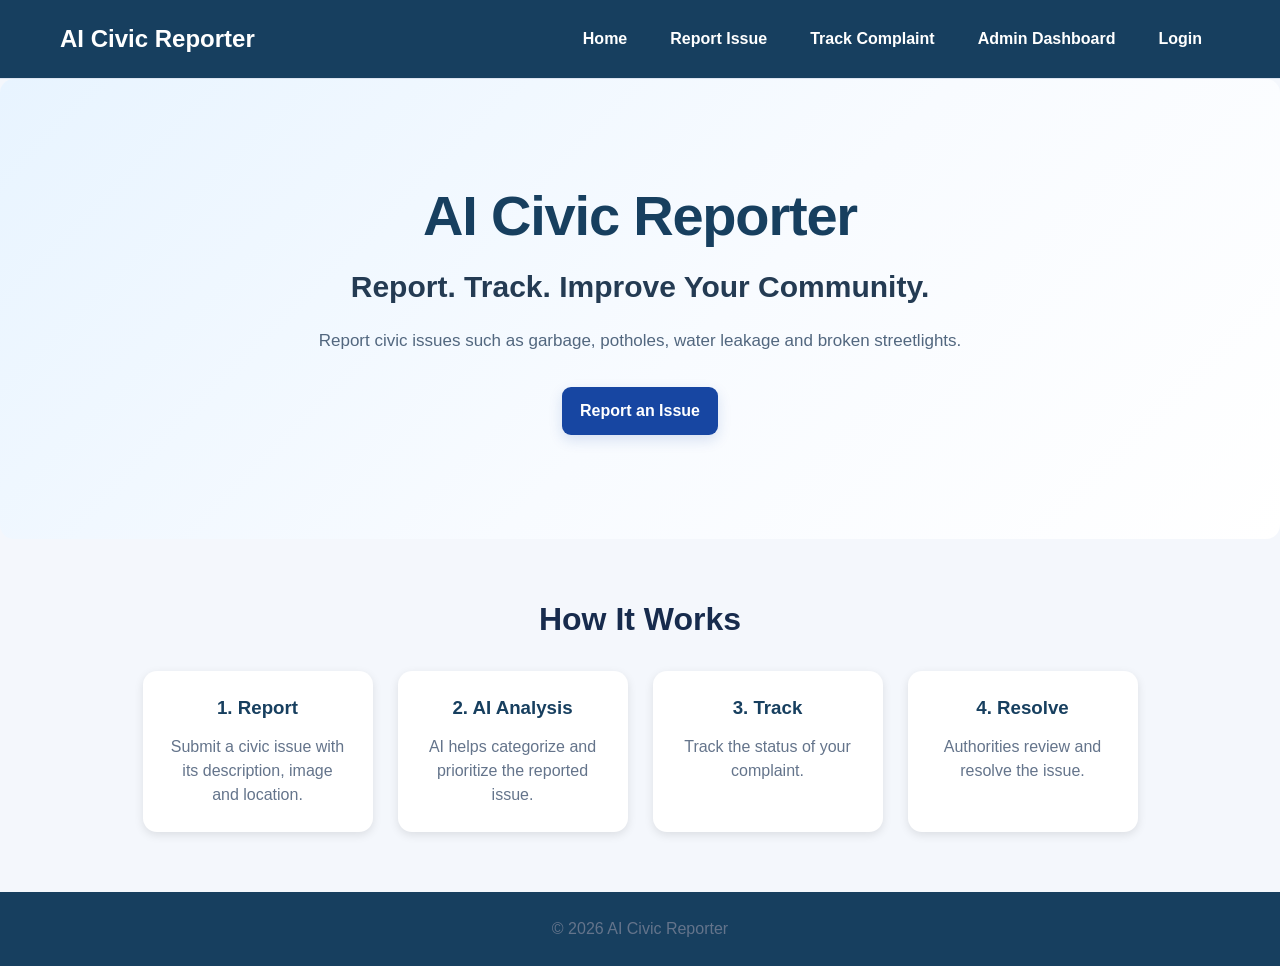
<file: index.html>
<!DOCTYPE html>
<html lang="en">

<head>

    <meta charset="UTF-8">

    <meta name="viewport" content="width=device-width, initial-scale=1.0">

    <title>AI Civic Reporter</title>

    <link rel="stylesheet" href="css/style.css">

</head>

<body>

    <nav class="navbar">

        <div class="logo">
            AI Civic Reporter
        </div>

        <div class="nav-links">

            <a href="index.html">Home</a>

            <a href="report.html">
                Report Issue
            </a>

            <a href="track.html">
                Track Complaint
            </a>

            <a href="admin.html">
                Admin Dashboard
            </a>

            <a href="login.html">
                Login
            </a>

        </div>

    </nav>


    <section class="hero">

        <div class="hero-content">

            <h1>AI Civic Reporter</h1>

            <h2>Report. Track. Improve Your Community.</h2>

            <p>
                Report civic issues such as garbage,
                potholes, water leakage and broken streetlights.
            </p>

            <a href="report.html" class="button">
                Report an Issue
            </a>

        </div>

    </section>


    <section class="how-it-works">

        <h2>How It Works</h2>

        <div class="cards">

            <div class="card">

                <h3>1. Report</h3>

                <p>
                    Submit a civic issue with its
                    description, image and location.
                </p>

            </div>


            <div class="card">

                <h3>2. AI Analysis</h3>

                <p>
                    AI helps categorize and prioritize
                    the reported issue.
                </p>

            </div>


            <div class="card">

                <h3>3. Track</h3>

                <p>
                    Track the status of your complaint.
                </p>

            </div>


            <div class="card">

                <h3>4. Resolve</h3>

                <p>
                    Authorities review and resolve
                    the issue.
                </p>

            </div>

        </div>

    </section>


    <footer>

        <p>
            © 2026 AI Civic Reporter
        </p>

    </footer>

</body>

</html>
</file>
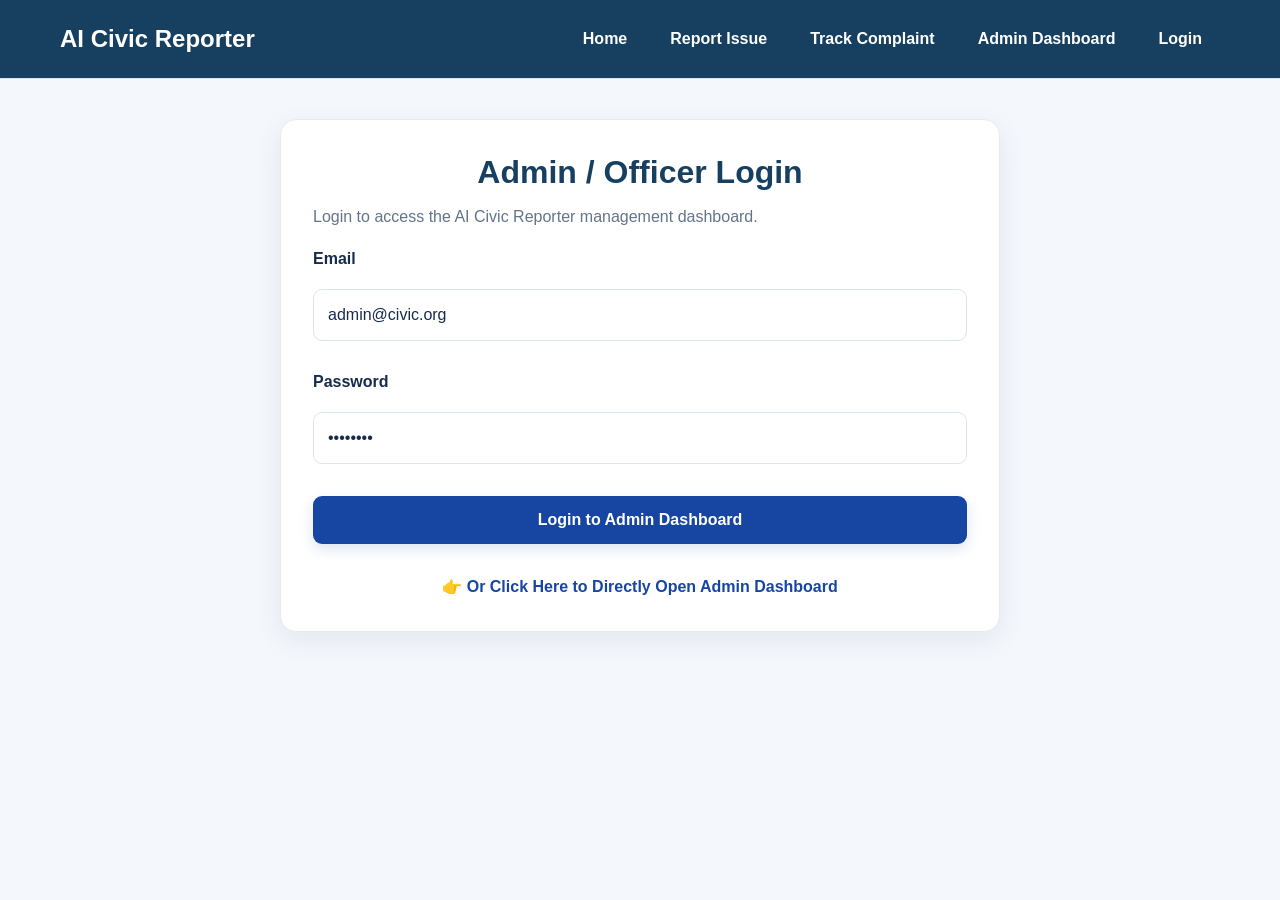
<file: login.html>
<!DOCTYPE html>
<html lang="en">

<head>
    <meta charset="UTF-8">
    <meta name="viewport" content="width=device-width, initial-scale=1.0">
    <title>Login - AI Civic Reporter</title>
    <link rel="stylesheet" href="css/style.css">
</head>

<body>

    <!-- Navigation Bar -->
    <nav class="navbar">
        <div class="logo">
            AI Civic Reporter
        </div>
        <div class="nav-links">
            <a href="index.html">Home</a>
            <a href="report.html">Report Issue</a>
            <a href="track.html">Track Complaint</a>
            <a href="admin.html">Admin Dashboard</a>
            <a href="login.html">Login</a>
        </div>
    </nav>

    <!-- Login Section -->
    <section class="form-section">
        <h1>Admin / Officer Login</h1>
        <p>
            Login to access the AI Civic Reporter management dashboard.
        </p>

        <form id="loginForm">
            <label for="email">Email</label>
            <input type="email" id="email" value="admin@civic.org" placeholder="Enter your email" required>

            <label for="password">Password</label>
            <input type="password" id="password" value="admin123" placeholder="Enter your password" required>

            <button type="submit" class="button" style="width: 100%; margin-top: 20px;">
                Login to Admin Dashboard
            </button>

            <div style="text-align: center; margin-top: 18px;">
                <a href="admin.html" style="color: #1746a2; font-weight: 600; text-decoration: none;">
                    👉 Or Click Here to Directly Open Admin Dashboard
                </a>
            </div>
        </form>
    </section>

    <script>
        document.getElementById("loginForm").addEventListener("submit", function(event) {
            event.preventDefault();
            // Redirect to admin dashboard
            window.location.href = "admin.html";
        });
    </script>

</body>

</html>
</file>
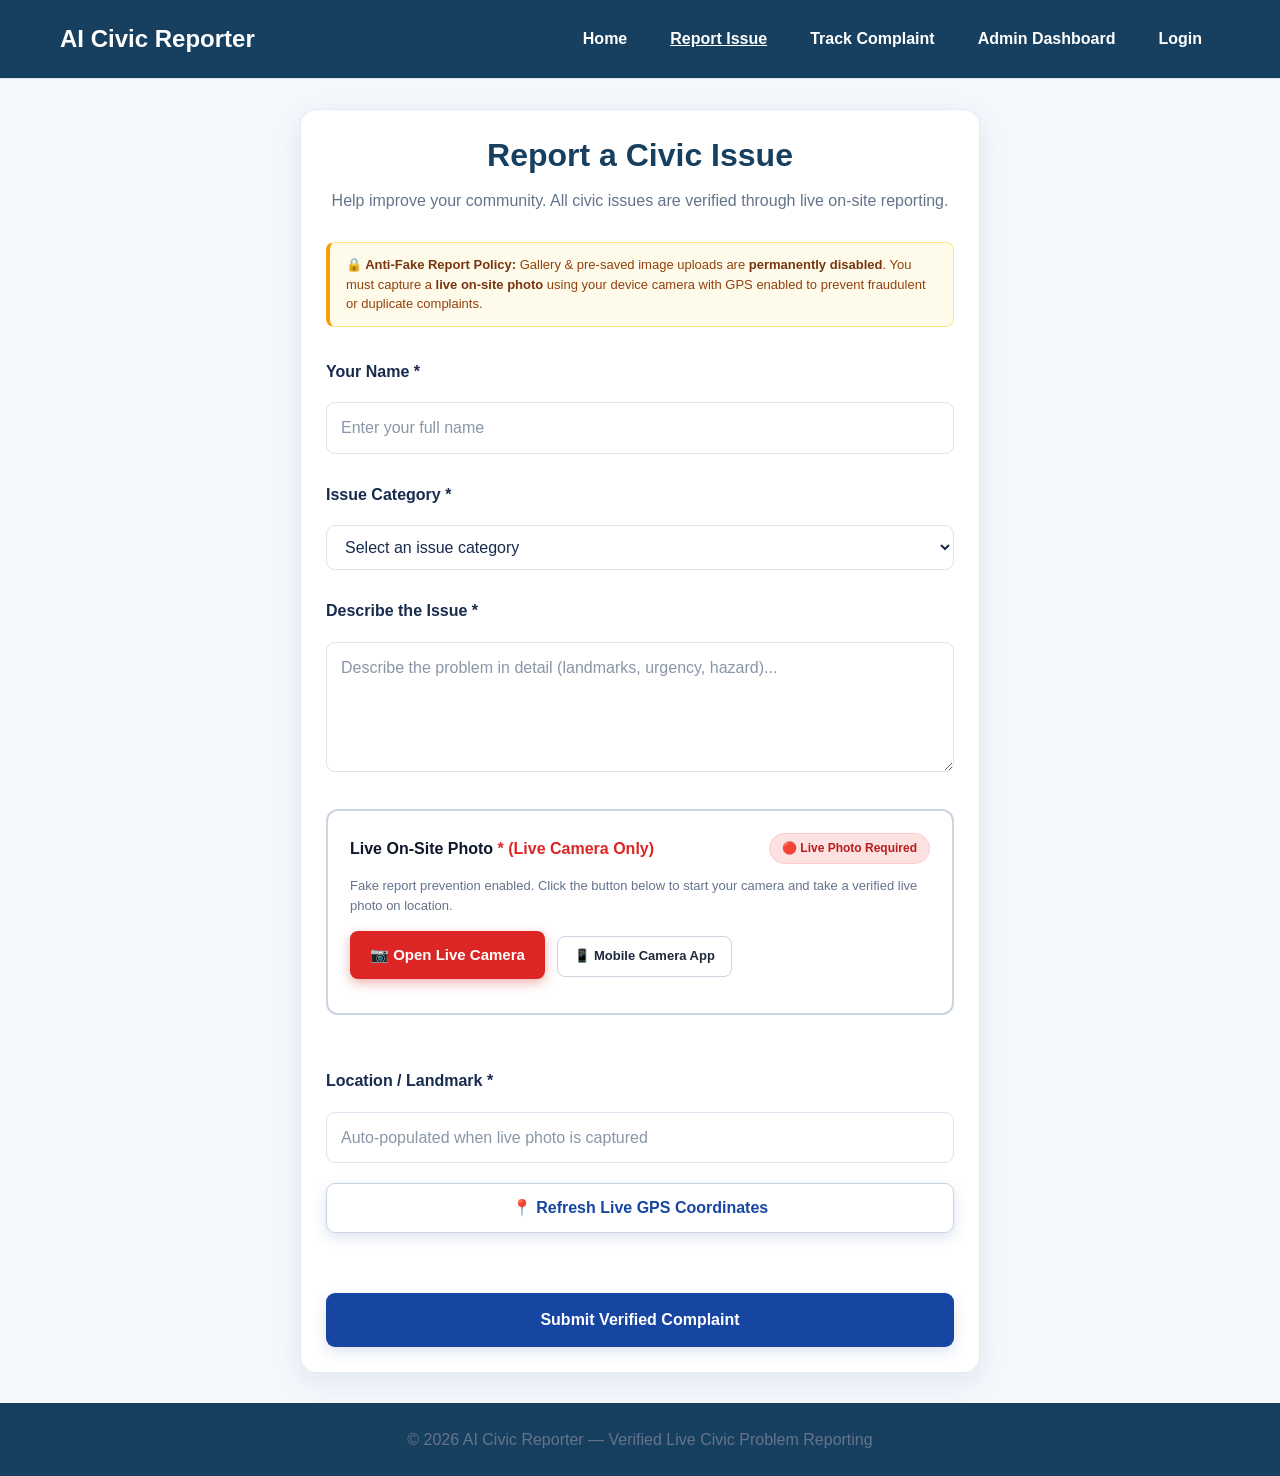
<file: report.html>
<!DOCTYPE html>
<html lang="en">

<head>
    <meta charset="UTF-8">
    <meta name="viewport" content="width=device-width, initial-scale=1.0">
    <title>Report an Issue - AI Civic Reporter</title>
    <link rel="stylesheet" href="css/style.css">
    <script src="js/exifr.full.umd.js"></script>
</head>

<body>

    <!-- Navigation -->
    <nav class="navbar">
        <div class="logo">
            AI Civic Reporter
        </div>
        <div class="nav-links">
            <a href="index.html">Home</a>
            <a href="report.html" style="text-decoration: underline; font-weight: bold;">Report Issue</a>
            <a href="track.html">Track Complaint</a>
            <a href="admin.html">Admin Dashboard</a>
            <a href="login.html">Login</a>
        </div>
    </nav>

    <!-- Report Form Section -->
    <section class="form-section" style="max-width: 680px; margin: 30px auto; padding: 25px;">

        <h1>Report a Civic Issue</h1>
        <p class="form-intro">
            Help improve your community. All civic issues are verified through live on-site reporting.
        </p>

        <!-- Anti-Fake Report Security Notice -->
        <div class="anti-fraud-banner">
            <strong>🔒 Anti-Fake Report Policy:</strong>
            Gallery &amp; pre-saved image uploads are <strong>permanently disabled</strong>. You must capture a <strong>live on-site photo</strong> using your device camera with GPS enabled to prevent fraudulent or duplicate complaints.
        </div>

        <form id="complaintForm">

            <!-- Name -->
            <label for="name">Your Name *</label>
            <input type="text" id="name" placeholder="Enter your full name" required>

            <!-- Category -->
            <label for="category">Issue Category *</label>
            <select id="category" required>
                <option value="">Select an issue category</option>
                <option value="Garbage">Garbage</option>
                <option value="Pothole">Pothole</option>
                <option value="Water Leakage">Water Leakage</option>
                <option value="Broken Streetlight">Broken Streetlight</option>
                <option value="Sanitation">Sanitation</option>
                <option value="Other">Other</option>
            </select>

            <!-- Description -->
            <label for="description">Describe the Issue *</label>
            <textarea id="description" placeholder="Describe the problem in detail (landmarks, urgency, hazard)..." required rows="4"></textarea>

            <!-- AI Analysis Preview -->
            <div id="aiAnalysisPreview" style="display: none; margin: 15px 0; padding: 15px; border-radius: 10px; background: #f0f7ff; border: 1px solid #b8d8ff;">
                <h3 style="margin-top: 0; font-size: 15px; color: #1746a2;">🤖 AI Real-Time Analysis</h3>
                <p style="margin: 6px 0; font-size: 14px;"><strong>Detected Category:</strong> <span id="suggestedCategory">-</span></p>
                <p style="margin: 6px 0; font-size: 14px;"><strong>Estimated Priority:</strong> <span id="suggestedPriority" style="font-weight: bold;">-</span></p>
            </div>

            <!-- STRICT LIVE CAMERA ONLY SECTION -->
            <div class="geotag-box" style="background: #ffffff; border: 2px solid #cbd5e1; border-radius: 12px; padding: 22px; margin: 25px 0;">
                <div style="display: flex; justify-content: space-between; align-items: center; flex-wrap: wrap; gap: 8px; margin-bottom: 12px;">
                    <label style="margin: 0; font-size: 16px; font-weight: 700; color: #0f172a;">
                        Live On-Site Photo <span style="color: #dc2626;">* (Live Camera Only)</span>
                    </label>
                    <span id="liveStatusBadge" style="display: inline-flex; align-items: center; gap: 6px; font-size: 12px; font-weight: 700; padding: 5px 12px; border-radius: 20px; background: #fee2e2; color: #b91c1c; border: 1px solid #fecaca;">
                        🔴 Live Photo Required
                    </span>
                </div>

                <p style="font-size: 13px; color: #64748b; margin-top: 0; margin-bottom: 16px; line-height: 1.5;">
                    Fake report prevention enabled. Click the button below to start your camera and take a verified live photo on location.
                </p>

                <!-- Hidden inputs for coordinates & mobile direct camera fallback -->
                <input type="file" id="mobileCameraInput" accept="image/*" capture="environment" style="display: none;">
                <input type="hidden" id="geotagLat" name="geotag_lat">
                <input type="hidden" id="geotagLng" name="geotag_lng">
                <input type="hidden" id="isLiveCapture" name="is_live_capture" value="true">

                <!-- Camera Launch Button -->
                <div id="cameraControls" style="margin-bottom: 12px;">
                    <button type="button" id="startLiveCameraBtn" class="btn-live-capture">
                        📷 Open Live Camera
                    </button>
                    <button type="button" id="mobileCameraBtn" class="btn-secondary" style="margin-left: 8px; font-size: 13px;">
                        📱 Mobile Camera App
                    </button>
                </div>

                <!-- Live Camera Viewfinder Box -->
                <div id="cameraViewfinder" class="camera-viewfinder-box" style="display: none;">
                    <div class="camera-live-tag">
                        <span class="live-dot"></span> LIVE CAMERA
                    </div>
                    <div class="camera-crosshairs"></div>
                    <video id="cameraVideo" playsinline autoplay></video>
                    
                    <div style="background: #1e293b; padding: 12px; display: flex; gap: 10px; justify-content: center; align-items: center;">
                        <button type="button" id="snapPhotoBtn" class="button" style="background: #16a34a; font-weight: 700; padding: 10px 22px; font-size: 14px;">
                            📸 Click Live Picture &amp; Geotag
                        </button>
                        <button type="button" id="stopCameraBtn" class="btn-secondary" style="background: #334155; color: white; border: none; font-size: 13px; padding: 9px 15px;">
                            ✖ Close Camera
                        </button>
                    </div>
                </div>

                <!-- Hidden Canvas for Watermarking GPS Banner -->
                <canvas id="geotagCanvas" style="display: none;"></canvas>

                <!-- Captured Live Photo Preview Box -->
                <div id="imagePreviewContainer" style="display: none; margin-top: 15px;">
                    <div style="display: flex; justify-content: space-between; align-items: center; margin-bottom: 8px;">
                        <span class="badge-live-verified">
                            🛡️ LIVE ON-SITE PHOTO VERIFIED
                        </span>
                        <button type="button" id="retakePhotoBtn" class="btn-secondary" style="font-size: 12px; padding: 5px 12px;">
                            🔄 Retake Live Photo
                        </button>
                    </div>

                    <div style="position: relative; max-width: 440px; border-radius: 8px; overflow: hidden; border: 2px solid #10b981;">
                        <img id="imagePreview" alt="Live captured complaint photo" style="width: 100%; max-height: 280px; object-fit: cover; display: block;">
                        <div id="geotagOverlay" style="background: rgba(15, 23, 42, 0.92); color: #ffffff; padding: 10px 14px; font-size: 12px; font-family: monospace;">
                            <div id="geoOverlayCoords" style="color: #38bdf8; font-weight: bold;">📍 GPS: Detecting...</div>
                            <div id="geoOverlayTime" style="font-size: 11px; color: #cbd5e1; margin-top: 3px;">🕒 LIVE TIMESTAMP: -</div>
                        </div>
                    </div>
                </div>

                <!-- Feedback Message -->
                <div id="geotagMessageBox" style="padding: 10px 14px; border-radius: 8px; font-size: 13px; line-height: 1.5; display: none; margin-top: 12px;"></div>

            </div>

            <!-- Location -->
            <label for="location">Location / Landmark *</label>
            <input type="text" id="location" placeholder="Auto-populated when live photo is captured" required>

            <button type="button" id="getLocationBtn" class="button" style="background: #ffffff; color: #1746a2; border: 1px solid #cbd5e1; margin-top: 8px;">
                📍 Refresh Live GPS Coordinates
            </button>
            <p id="locationMessage" style="font-size: 13px; margin: 6px 0 15px; color: #64748b;"></p>

            <!-- Submit Button -->
            <button type="submit" id="submitComplaintBtn" class="button" style="width: 100%; padding: 14px; font-size: 16px; margin-top: 15px; background: #1746a2;">
                Submit Verified Complaint
            </button>

        </form>

    </section>

    <footer>
        <p>© 2026 AI Civic Reporter — Verified Live Civic Problem Reporting</p>
    </footer>

    <script src="js/script.js"></script>

</body>

</html>
</file>
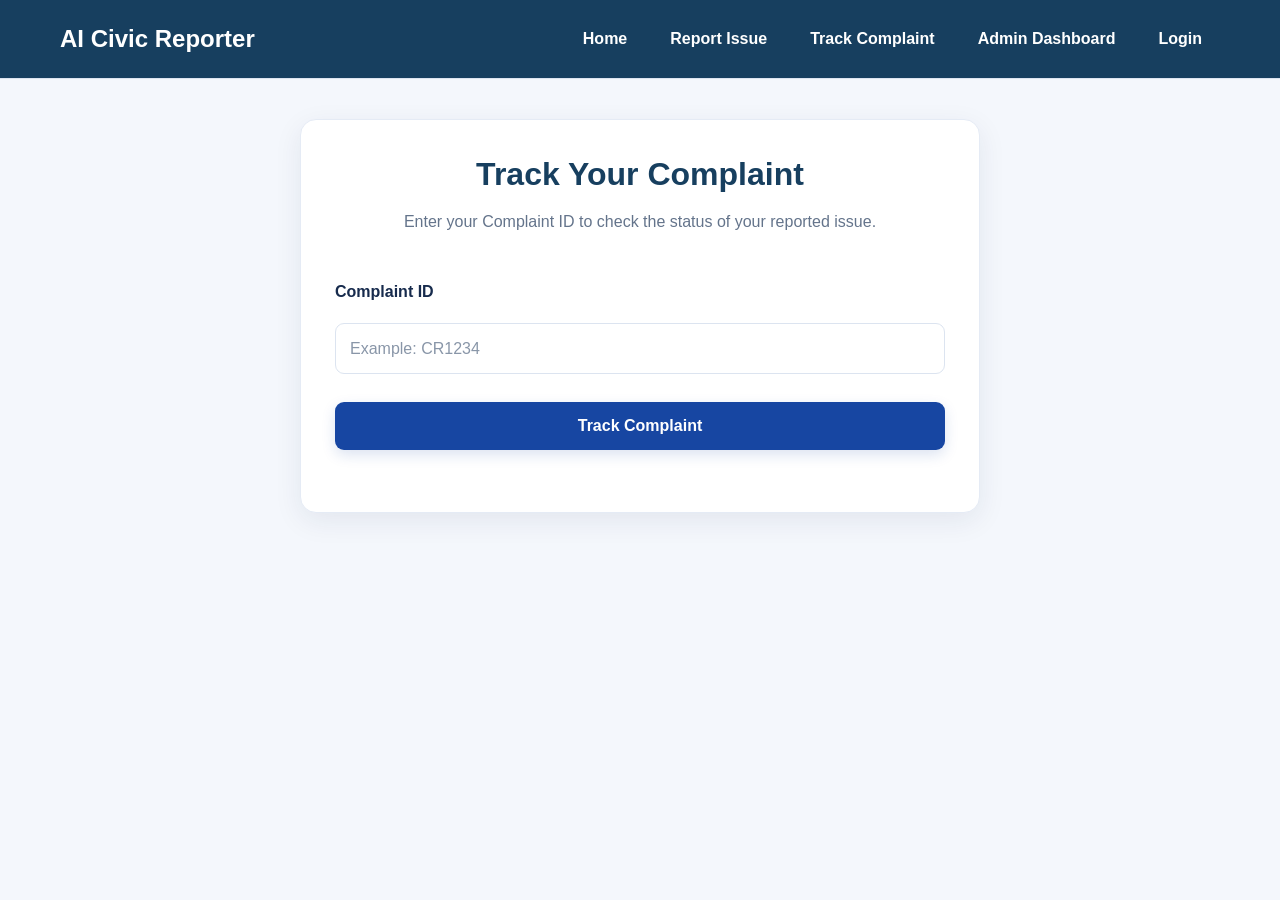
<file: track.html>
<!DOCTYPE html>
<html lang="en">

<head>

    <meta charset="UTF-8">

    <meta name="viewport" content="width=device-width, initial-scale=1.0">

    <title>Track Complaint - AI Civic Reporter</title>

    <link rel="stylesheet" href="css/style.css">

</head>

<body>

    <!-- Navigation -->

    <nav class="navbar">

        <div class="logo">
            AI Civic Reporter
        </div>

        <div class="nav-links">

            <a href="index.html">Home</a>

            <a href="report.html">Report Issue</a>

            <a href="track.html">Track Complaint</a>

            <a href="admin.html">Admin Dashboard</a>

            <a href="login.html">Login</a>

        </div>

    </nav>


    <!-- Track Complaint Section -->

    <section class="track-section">

        <h1>Track Your Complaint</h1>

        <p>
            Enter your Complaint ID to check the status
            of your reported issue.
        </p>


        <form id="trackForm">

            <label for="complaintID">
                Complaint ID
            </label>

            <input
                type="text"
                id="complaintID"
                placeholder="Example: CR1234"
                required
            >

            <button
                type="submit"
                class="button">

                Track Complaint

            </button>

        </form>


        <!-- Result -->

        <div id="complaintResult" class="complaint-result">

        </div>

    </section>


    <script src="js/script.js"></script>

</body>

</html>
</file>
<file: css/style.css>
* {
    margin: 0;
    padding: 0;
    box-sizing: border-box;
}

body {
    font-family: Arial, sans-serif;
    background-color: #f5f7fa;
    color: #222;
}


/* Navigation Bar */

.navbar {
    display: flex;
    justify-content: space-between;
    align-items: center;

    padding: 20px 60px;

    background-color: #173f5f;
    color: white;
}

.logo {
    font-size: 24px;
    font-weight: bold;
}

.nav-links {
    display: flex;
    gap: 25px;
}

.nav-links a {
    color: white;
    text-decoration: none;
}

.nav-links a:hover {
    text-decoration: underline;
}


/* Main Section */

/* ===== PROFESSIONAL HOMEPAGE HERO ===== */

.hero {
    min-height: 460px;
    padding: 65px 24px;

    display: flex;
    justify-content: center;
    align-items: center;

    text-align: center;

    background: linear-gradient(
        135deg,
        #e8f4ff 0%,
        #f8fbff 55%,
        #ffffff 100%
    );
}

.hero-content {
    width: 100%;
    max-width: 820px;
    margin: 0 auto;
}

.hero h1 {
    font-size: clamp(36px, 5vw, 56px);
    line-height: 1.15;
    margin: 0 0 18px;
    color: #173f5f;
    letter-spacing: -1.2px;
}

.hero h2 {
    font-size: clamp(21px, 3vw, 30px);
    line-height: 1.4;
    margin: 0 0 18px;
    color: #243b53;
}

.hero p {
    max-width: 700px;
    margin: 0 auto 30px;
    font-size: 17px;
    line-height: 1.8;
    color: #52677f;
}

/* Main call-to-action button */

.button {
    display: inline-block;
    padding: 14px 28px;

    background: #1746a2;
    color: #ffffff;

    text-decoration: none;
    font-weight: 600;
    border: 1px solid #1746a2;
    border-radius: 10px;

    box-shadow: 0 5px 14px rgba(23, 70, 162, 0.15);
    transition: background 0.2s ease,
                box-shadow 0.2s ease,
                transform 0.2s ease;
}

.button:hover {
    background: #103477;
    border-color: #103477;
    box-shadow: 0 8px 18px rgba(23, 70, 162, 0.22);
    transform: translateY(-2px);
}

/* Mobile responsiveness */

@media (max-width: 600px) {
    .hero {
        min-height: 380px;
        padding: 48px 20px;
    }

    .hero h1 {
        letter-spacing: -0.5px;
    }

    .hero p {
        font-size: 16px;
    }
}


/* Cards */

.how-it-works {
    padding: 60px;

    text-align: center;
}

.how-it-works h2 {
    font-size: 32px;

    margin-bottom: 30px;
}

.cards {
    display: flex;

    justify-content: center;

    gap: 25px;

    flex-wrap: wrap;
}

.card {
    width: 230px;

    padding: 25px;

    background-color: white;

    border-radius: 10px;

    box-shadow: 0 3px 10px rgba(0,0,0,0.1);
}

.card h3 {
    margin-bottom: 15px;

    color: #173f5f;
}

.card p {
    line-height: 1.5;
}


/* Footer */

footer {
    text-align: center;

    padding: 20px;

    background-color: #173f5f;

    color: white;
}
/* Report Form */


/* ===== REPORT FORM DESIGN ===== */

.form-section {
    width: calc(100% - 32px);
    max-width: 720px;
    margin: 40px auto;
    padding: 32px;

    background: #ffffff;
    border: 1px solid #e5ebf5;
    border-radius: 16px;

    box-shadow: 0 8px 28px rgba(23, 43, 77, 0.08);
}

.form-section h1 {
    text-align: center;
    color: #173f5f;
    font-size: 32px;
    margin: 0 0 10px;
}

.form-intro {
    text-align: center;
    margin: 0 0 28px;
    color: #64748b;
    line-height: 1.7;
}

form {
    display: flex;
    flex-direction: column;
    gap: 12px;
}

label {
    display: block;
    font-weight: 600;
    margin-top: 8px;
    color: #173f5f;
}

input,
select,
textarea {
    width: 100%;
    padding: 13px 14px;
    border: 1px solid #d5dfed;
    border-radius: 9px;
    font-size: 16px;
    font-family: inherit;
    color: #172b4d;
    background: #ffffff;
    transition: border-color 0.2s ease,
                box-shadow 0.2s ease;
}

input:focus,
select:focus,
textarea:focus {
    outline: none;
    border-color: #1746a2;
    box-shadow: 0 0 0 3px rgba(23, 70, 162, 0.12);
}

input::placeholder,
textarea::placeholder {
    color: #8996a8;
}

textarea {
    min-height: 130px;
    resize: vertical;
}

input[type="file"] {
    padding: 10px;
    background: #f8faff;
    cursor: pointer;
}

form .button {
    margin-top: 18px;
    border: none;
    cursor: pointer;
    font-size: 16px;
    font-weight: 600;
    border-radius: 9px;
}

/* Small-screen layout */

@media (max-width: 600px) {
    .form-section {
        width: calc(100% - 24px);
        margin: 24px auto;
        padding: 22px 18px;
        border-radius: 12px;
    }

    .form-section h1 {
        font-size: 27px;
    }
}

/* Track Complaint */


/* ===== PROFESSIONAL TRACK COMPLAINT PAGE ===== */

.track-section {
    width: calc(100% - 32px);
    max-width: 680px;
    margin: 40px auto;
    padding: 34px;

    background: #ffffff;
    border: 1px solid #e5ebf5;
    border-radius: 16px;
    box-shadow: 0 8px 28px rgba(23, 43, 77, 0.08);

    text-align: center;
}

.track-section h1 {
    color: #173f5f;
    font-size: 32px;
    margin: 0 0 12px;
}

.track-section > p {
    color: #64748b;
    line-height: 1.7;
    margin: 0 0 28px;
}

#trackForm {
    text-align: left;
}

#trackForm .button {
    width: 100%;
    margin-top: 16px;
    border-radius: 9px;
}

.complaint-result {
    margin-top: 28px;
    text-align: left;
}

.status-card {
    padding: 24px;
    background: #f7faff;
    border: 1px solid #e0e9f7;
    border-left: 5px solid #1746a2;
    border-radius: 12px;
    overflow-wrap: anywhere;
}

.status-card h2 {
    color: #173f5f;
    margin: 0 0 16px;
    font-size: 23px;
}

.status-card p {
    margin: 10px 0;
    color: #52677f;
    line-height: 1.6;
}

/* Responsive tracking page */

@media (max-width: 600px) {
    .track-section {
        margin: 24px auto;
        padding: 22px 18px;
        border-radius: 12px;
    }

    .track-section h1 {
        font-size: 27px;
    }

    .status-card {
        padding: 18px;
    }
}

/* =========================
   ADMIN DASHBOARD
   ========================= */

.admin-section {
    max-width: 1100px;
    margin: 50px auto;
    padding: 30px;
}

.admin-section h1 {
    text-align: center;
    color: #173f5f;
    margin-bottom: 10px;
}

.admin-section > p {
    text-align: center;
    color: #666;
    margin-bottom: 35px;
}


/* Dashboard Cards */

.dashboard-cards {
    display: flex;
    gap: 25px;
    justify-content: center;
    margin-bottom: 40px;
}

.dashboard-card {
    background-color: white;
    width: 250px;
    padding: 25px;
    text-align: center;
    border-radius: 12px;
    box-shadow: 0 4px 15px rgba(0, 0, 0, 0.1);
}

.dashboard-card h2 {
    font-size: 32px;
    color: #173f5f;
    margin-bottom: 10px;
}

.dashboard-card p {
    color: #666;
    font-size: 16px;
}


/* Complaint Table */

.complaint-table {
    background-color: white;
    padding: 25px;
    border-radius: 12px;
    box-shadow: 0 4px 15px rgba(0, 0, 0, 0.1);
    overflow-x: auto;
}

.complaint-table h2 {
    color: #173f5f;
    margin-bottom: 20px;
}

.complaint-table table {
    width: 100%;
    border-collapse: collapse;
}

.complaint-table th,
.complaint-table td {
    padding: 14px;
    border-bottom: 1px solid #ddd;
    text-align: left;
}

.complaint-table th {
    background-color: #173f5f;
    color: white;
}

.complaint-table tr:hover {
    background-color: #f5f7fa;
}

/* ===== PROFESSIONAL CIVIC REPORTER THEME ===== */

:root {
    --primary: #1746a2;
    --primary-dark: #103477;
    --background: #f4f7fc;
    --surface: #ffffff;
    --text: #172b4d;
    --muted: #64748b;
    --border: #dce4f0;
    --success: #16835d;
    --radius: 14px;
}

* {
    box-sizing: border-box;
}

body {
    margin: 0;
    font-family: "Segoe UI", Arial, sans-serif;
    background: var(--background);
    color: var(--text);
    line-height: 1.6;
}

h1, h2, h3 {
    color: var(--text);
    line-height: 1.3;
}

p {
    color: var(--muted);
}

nav {
    background: var(--surface);
    border-bottom: 1px solid var(--border);
    padding: 16px 5%;
}

nav a {
    color: var(--text);
    text-decoration: none;
    font-weight: 600;
    margin-right: 18px;
    transition: color 0.2s ease;
}

nav a:hover {
    color: var(--primary);
}

button,
.button {
    background: var(--primary);
    color: white;
    border: none;
    border-radius: 9px;
    padding: 11px 18px;
    font: inherit;
    font-weight: 600;
    cursor: pointer;
    transition: background 0.2s ease,
                transform 0.2s ease;
}

button:hover,
.button:hover {
    background: var(--primary-dark);
    transform: translateY(-1px);
}

input,
select,
textarea {
    width: 100%;
    padding: 12px 14px;
    margin-top: 6px;
    border: 1px solid var(--border);
    border-radius: 9px;
    background: white;
    color: var(--text);
    font: inherit;
}

input:focus,
select:focus,
textarea:focus {
    outline: 2px solid #b8d0ff;
    border-color: var(--primary);
}

label {
    display: block;
    margin-top: 16px;
    font-weight: 600;
    color: var(--text);
}

img {
    max-width: 100%;
}

.card,
.stat-card,
section {
    border-radius: var(--radius);
}

table {
    width: 100%;
    border-collapse: collapse;
    background: white;
}

th, td {
    padding: 13px;
    border-bottom: 1px solid var(--border);
    text-align: left;
}

th {
    background: #edf3ff;
    color: var(--text);
}

footer {
    color: var(--muted);
    text-align: center;
    padding: 24px 12px;
}

@media (max-width: 600px) {
    nav {
        padding: 12px 4%;
    }

    nav a {
        display: inline-block;
        margin: 4px 10px 4px 0;
    }

    th, td {
        padding: 9px;
    }
}


/* ===== ADMIN DASHBOARD ENHANCEMENTS & NEW COMPONENTS ===== */

.admin-header-badge {
    display: inline-flex;
    align-items: center;
    gap: 8px;
    background: #e0f2fe;
    color: #0369a1;
    font-size: 13px;
    font-weight: 600;
    padding: 6px 14px;
    border-radius: 20px;
    margin-bottom: 20px;
    border: 1px solid #bae6fd;
}

.dashboard-cards {
    display: grid;
    grid-template-columns: repeat(auto-fit, minmax(200px, 1fr));
    gap: 20px;
    margin-bottom: 30px;
}

.dashboard-card {
    background: #ffffff;
    padding: 22px 20px;
    border-radius: 12px;
    border: 1px solid #e2e8f0;
    box-shadow: 0 2px 8px rgba(0,0,0,0.04);
    text-align: center;
    transition: transform 0.2s ease, box-shadow 0.2s ease;
}

.dashboard-card:hover {
    transform: translateY(-2px);
    box-shadow: 0 6px 16px rgba(0,0,0,0.08);
}

.dashboard-card.card-total { border-top: 4px solid #1746a2; }
.dashboard-card.card-pending { border-top: 4px solid #f59e0b; }
.dashboard-card.card-in-progress { border-top: 4px solid #3b82f6; }
.dashboard-card.card-resolved { border-top: 4px solid #10b981; }

.dashboard-card h2 {
    font-size: 34px;
    font-weight: 700;
    margin-bottom: 6px;
    color: #0f172a;
}

.dashboard-card p {
    font-size: 14px;
    font-weight: 600;
    color: #64748b;
    text-transform: uppercase;
    letter-spacing: 0.5px;
    margin: 0;
}

/* Toolbar: Search, Filters & Refresh */
.admin-toolbar {
    display: flex;
    flex-wrap: wrap;
    gap: 12px;
    align-items: center;
    justify-content: space-between;
    background: #ffffff;
    padding: 16px 20px;
    border-radius: 12px;
    border: 1px solid #e2e8f0;
    margin-bottom: 20px;
    box-shadow: 0 2px 6px rgba(0,0,0,0.03);
}

.toolbar-search {
    flex: 1 1 260px;
    position: relative;
}

.toolbar-search input {
    margin-top: 0;
    padding: 10px 14px 10px 36px;
    font-size: 14px;
    border-radius: 8px;
    border: 1px solid #cbd5e1;
}

.toolbar-search-icon {
    position: absolute;
    left: 12px;
    top: 50%;
    transform: translateY(-50%);
    color: #94a3b8;
    pointer-events: none;
}

.toolbar-filters {
    display: flex;
    flex-wrap: wrap;
    gap: 10px;
    align-items: center;
}

.toolbar-filters select {
    margin-top: 0;
    padding: 9px 12px;
    font-size: 14px;
    border-radius: 8px;
    border: 1px solid #cbd5e1;
    width: auto;
    min-width: 130px;
    background: #ffffff;
}

.btn-secondary {
    background: #ffffff;
    color: #1e293b;
    border: 1px solid #cbd5e1;
    border-radius: 8px;
    padding: 9px 16px;
    font-size: 14px;
    font-weight: 600;
    cursor: pointer;
    display: inline-flex;
    align-items: center;
    gap: 6px;
    transition: all 0.2s ease;
}

.btn-secondary:hover {
    background: #f1f5f9;
    border-color: #94a3b8;
}

/* Badges & Pills */
.badge-id {
    font-family: monospace;
    font-weight: 700;
    background: #f1f5f9;
    color: #1e293b;
    padding: 4px 8px;
    border-radius: 6px;
    font-size: 13px;
    border: 1px solid #e2e8f0;
}

.badge-priority {
    display: inline-block;
    padding: 3px 10px;
    border-radius: 12px;
    font-size: 12px;
    font-weight: 700;
    text-transform: uppercase;
    letter-spacing: 0.3px;
}

.badge-priority-high {
    background: #fee2e2;
    color: #b91c1c;
    border: 1px solid #fecaca;
}

.badge-priority-medium {
    background: #fef3c7;
    color: #b45309;
    border: 1px solid #fde68a;
}

.badge-priority-low {
    background: #dcfce7;
    color: #15803d;
    border: 1px solid #bbf7d0;
}

.category-tag {
    display: inline-block;
    background: #eff6ff;
    color: #1d4ed8;
    padding: 3px 8px;
    border-radius: 6px;
    font-size: 12px;
    font-weight: 600;
}

/* Status Dropdown in Table */
.status-select-wrap {
    position: relative;
    display: inline-block;
}

.status-select {
    padding: 6px 12px;
    font-size: 13px;
    font-weight: 600;
    border-radius: 8px;
    border: 1px solid transparent;
    cursor: pointer;
    margin-top: 0;
    width: auto;
}

.status-select.status-pending {
    background: #fef3c7;
    color: #92400e;
    border-color: #fde68a;
}

.status-select.status-inprogress {
    background: #dbeafe;
    color: #1e40af;
    border-color: #bfdbfe;
}

.status-select.status-resolved {
    background: #dcfce7;
    color: #166534;
    border-color: #bbf7d0;
}

/* Action Buttons */
.action-buttons {
    display: flex;
    gap: 6px;
    align-items: center;
}

.btn-sm {
    padding: 6px 10px;
    font-size: 12px;
    font-weight: 600;
    border-radius: 6px;
    cursor: pointer;
    border: none;
    transition: opacity 0.2s ease;
}

.btn-view {
    background: #1746a2;
    color: #ffffff;
}

.btn-delete {
    background: #fee2e2;
    color: #dc2626;
    border: 1px solid #fecaca;
}

.btn-delete:hover {
    background: #dc2626;
    color: #ffffff;
}

/* Image thumbnail in table */
.thumb-preview {
    width: 44px;
    height: 44px;
    object-fit: cover;
    border-radius: 6px;
    border: 1px solid #cbd5e1;
    cursor: pointer;
    transition: transform 0.2s ease;
}

.thumb-preview:hover {
    transform: scale(1.1);
}

.no-photo {
    font-size: 12px;
    color: #94a3b8;
    font-style: italic;
}

/* Modal Popup */
.modal-overlay {
    position: fixed;
    top: 0;
    left: 0;
    width: 100vw;
    height: 100vh;
    background: rgba(15, 23, 42, 0.65);
    backdrop-filter: blur(4px);
    display: none;
    justify-content: center;
    align-items: center;
    z-index: 9999;
    padding: 20px;
}

.modal-box {
    background: #ffffff;
    max-width: 600px;
    width: 100%;
    max-height: 90vh;
    overflow-y: auto;
    border-radius: 14px;
    box-shadow: 0 20px 25px -5px rgba(0, 0, 0, 0.2);
    padding: 28px;
    position: relative;
    animation: modalFadeIn 0.25s ease-out;
}

@keyframes modalFadeIn {
    from { opacity: 0; transform: scale(0.95); }
    to { opacity: 1; transform: scale(1); }
}

.modal-close {
    position: absolute;
    top: 18px;
    right: 20px;
    background: #f1f5f9;
    border: none;
    font-size: 18px;
    font-weight: bold;
    color: #64748b;
    width: 32px;
    height: 32px;
    border-radius: 50%;
    cursor: pointer;
    display: flex;
    align-items: center;
    justify-content: center;
}

.modal-close:hover {
    background: #e2e8f0;
    color: #0f172a;
}

.modal-detail-row {
    margin-bottom: 14px;
    padding-bottom: 12px;
    border-bottom: 1px solid #f1f5f9;
}

.modal-detail-label {
    font-size: 12px;
    font-weight: 700;
    text-transform: uppercase;
    color: #64748b;
    margin-bottom: 4px;
}

.modal-detail-value {
    font-size: 15px;
    color: #1e293b;
    line-height: 1.5;
}

.modal-image {
    max-width: 100%;
    max-height: 300px;
    border-radius: 8px;
    border: 1px solid #e2e8f0;
    margin-top: 10px;
    object-fit: contain;
}

/* Toast Notification */
.toast-notice {
    position: fixed;
    bottom: 24px;
    right: 24px;
    background: #0f172a;
    color: #ffffff;
    padding: 14px 22px;
    border-radius: 10px;
    font-size: 14px;
    font-weight: 600;
    box-shadow: 0 10px 15px -3px rgba(0,0,0,0.2);
    z-index: 10000;
    display: none;
    align-items: center;
    gap: 10px;
    animation: toastSlideUp 0.3s ease-out;
}

@keyframes toastSlideUp {
    from { opacity: 0; transform: translateY(20px); }
    to { opacity: 1; transform: translateY(0); }
}

/* Tracking Step Indicator */
.tracking-stepper {
    display: flex;
    justify-content: space-between;
    margin: 25px 0 35px;
    position: relative;
}

.tracking-stepper::before {
    content: '';
    position: absolute;
    top: 18px;
    left: 40px;
    right: 40px;
    height: 4px;
    background: #e2e8f0;
    z-index: 1;
}

.tracking-step {
    position: relative;
    z-index: 2;
    text-align: center;
    flex: 1;
}

.step-circle {
    width: 38px;
    height: 38px;
    border-radius: 50%;
    background: #ffffff;
    border: 3px solid #cbd5e1;
    color: #64748b;
    font-weight: bold;
    display: flex;
    align-items: center;
    justify-content: center;
    margin: 0 auto 8px;
    font-size: 14px;
}

.step-active .step-circle {
    border-color: #1746a2;
    background: #1746a2;
    color: #ffffff;
}

.step-done .step-circle {
    border-color: #10b981;
    background: #10b981;
    color: #ffffff;
}

.step-title {
    font-size: 13px;
    font-weight: 600;
    color: #475569;
}


/* ===== LIVE CAMERA ONLY & ANTI-FAKE REPORT STYLES ===== */

.anti-fraud-banner {
    background: #fffbeb;
    border: 1px solid #fde68a;
    border-left: 4px solid #f59e0b;
    border-radius: 8px;
    padding: 12px 16px;
    font-size: 13px;
    color: #92400e;
    margin-bottom: 16px;
    line-height: 1.5;
}

.anti-fraud-banner strong {
    color: #78350f;
}

.camera-viewfinder-box {
    position: relative;
    width: 100%;
    max-width: 440px;
    margin: 0 auto 16px;
    border-radius: 12px;
    overflow: hidden;
    background: #0f172a;
    box-shadow: 0 4px 15px rgba(0, 0, 0, 0.25);
}

.camera-viewfinder-box video {
    width: 100%;
    height: auto;
    max-height: 320px;
    display: block;
    object-fit: cover;
}

.camera-live-tag {
    position: absolute;
    top: 12px;
    left: 12px;
    background: rgba(220, 38, 38, 0.9);
    color: #ffffff;
    font-size: 11px;
    font-weight: 700;
    padding: 3px 8px;
    border-radius: 12px;
    display: flex;
    align-items: center;
    gap: 5px;
    letter-spacing: 0.5px;
}

.live-dot {
    width: 7px;
    height: 7px;
    background: #ffffff;
    border-radius: 50%;
    animation: livePulse 1.2s infinite;
}

@keyframes livePulse {
    0% { opacity: 1; transform: scale(1); }
    50% { opacity: 0.3; transform: scale(1.3); }
    100% { opacity: 1; transform: scale(1); }
}

.camera-crosshairs {
    position: absolute;
    top: 50%;
    left: 50%;
    width: 60px;
    height: 60px;
    transform: translate(-50%, -50%);
    border: 2px dashed rgba(255, 255, 255, 0.6);
    border-radius: 8px;
    pointer-events: none;
}

.btn-live-capture {
    background: #dc2626;
    color: #ffffff;
    border: none;
    border-radius: 8px;
    padding: 12px 20px;
    font-weight: 700;
    font-size: 15px;
    cursor: pointer;
    display: inline-flex;
    align-items: center;
    gap: 8px;
    transition: all 0.2s ease;
    box-shadow: 0 4px 12px rgba(220, 38, 38, 0.35);
}

.btn-live-capture:hover {
    background: #b91c1c;
    transform: translateY(-1px);
}

.badge-live-verified {
    display: inline-flex;
    align-items: center;
    gap: 6px;
    background: #ecfdf5;
    color: #047857;
    border: 1px solid #a7f3d0;
    padding: 6px 12px;
    border-radius: 20px;
    font-size: 12px;
    font-weight: 700;
}
</file>
